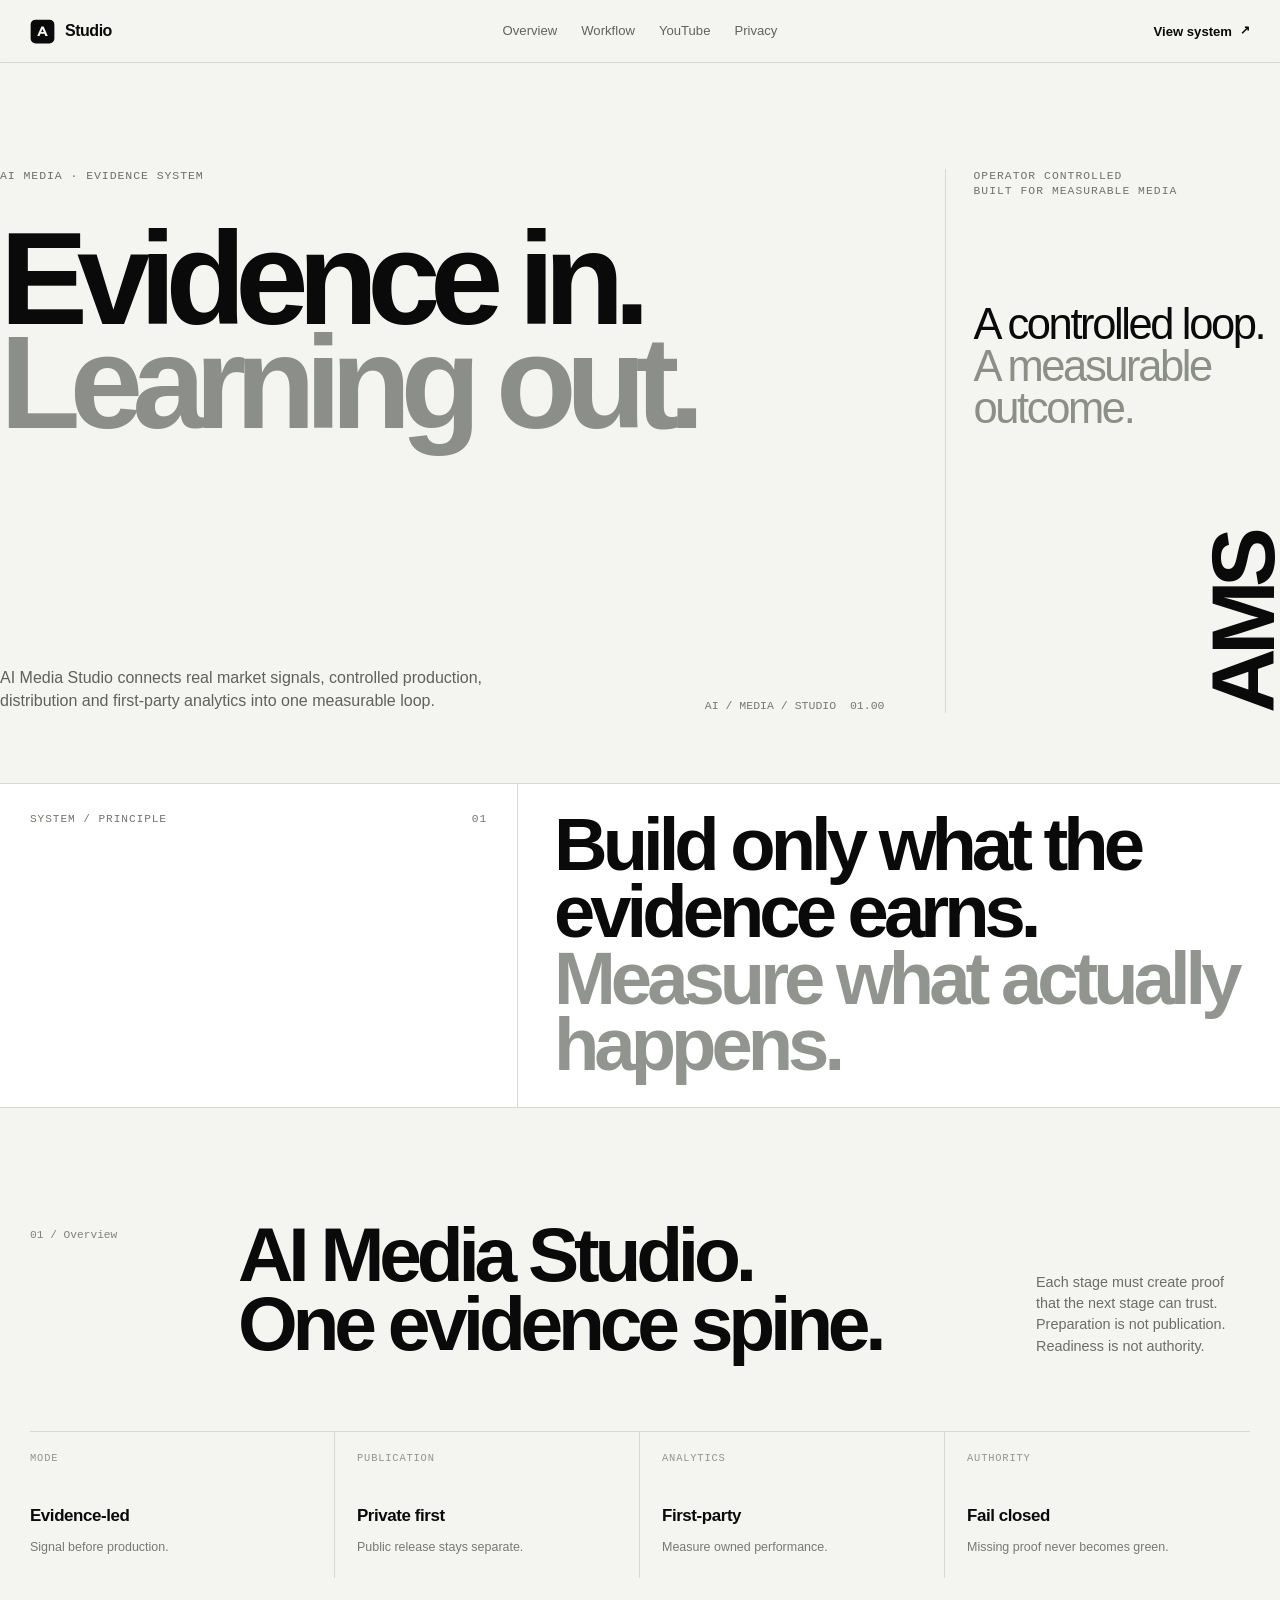
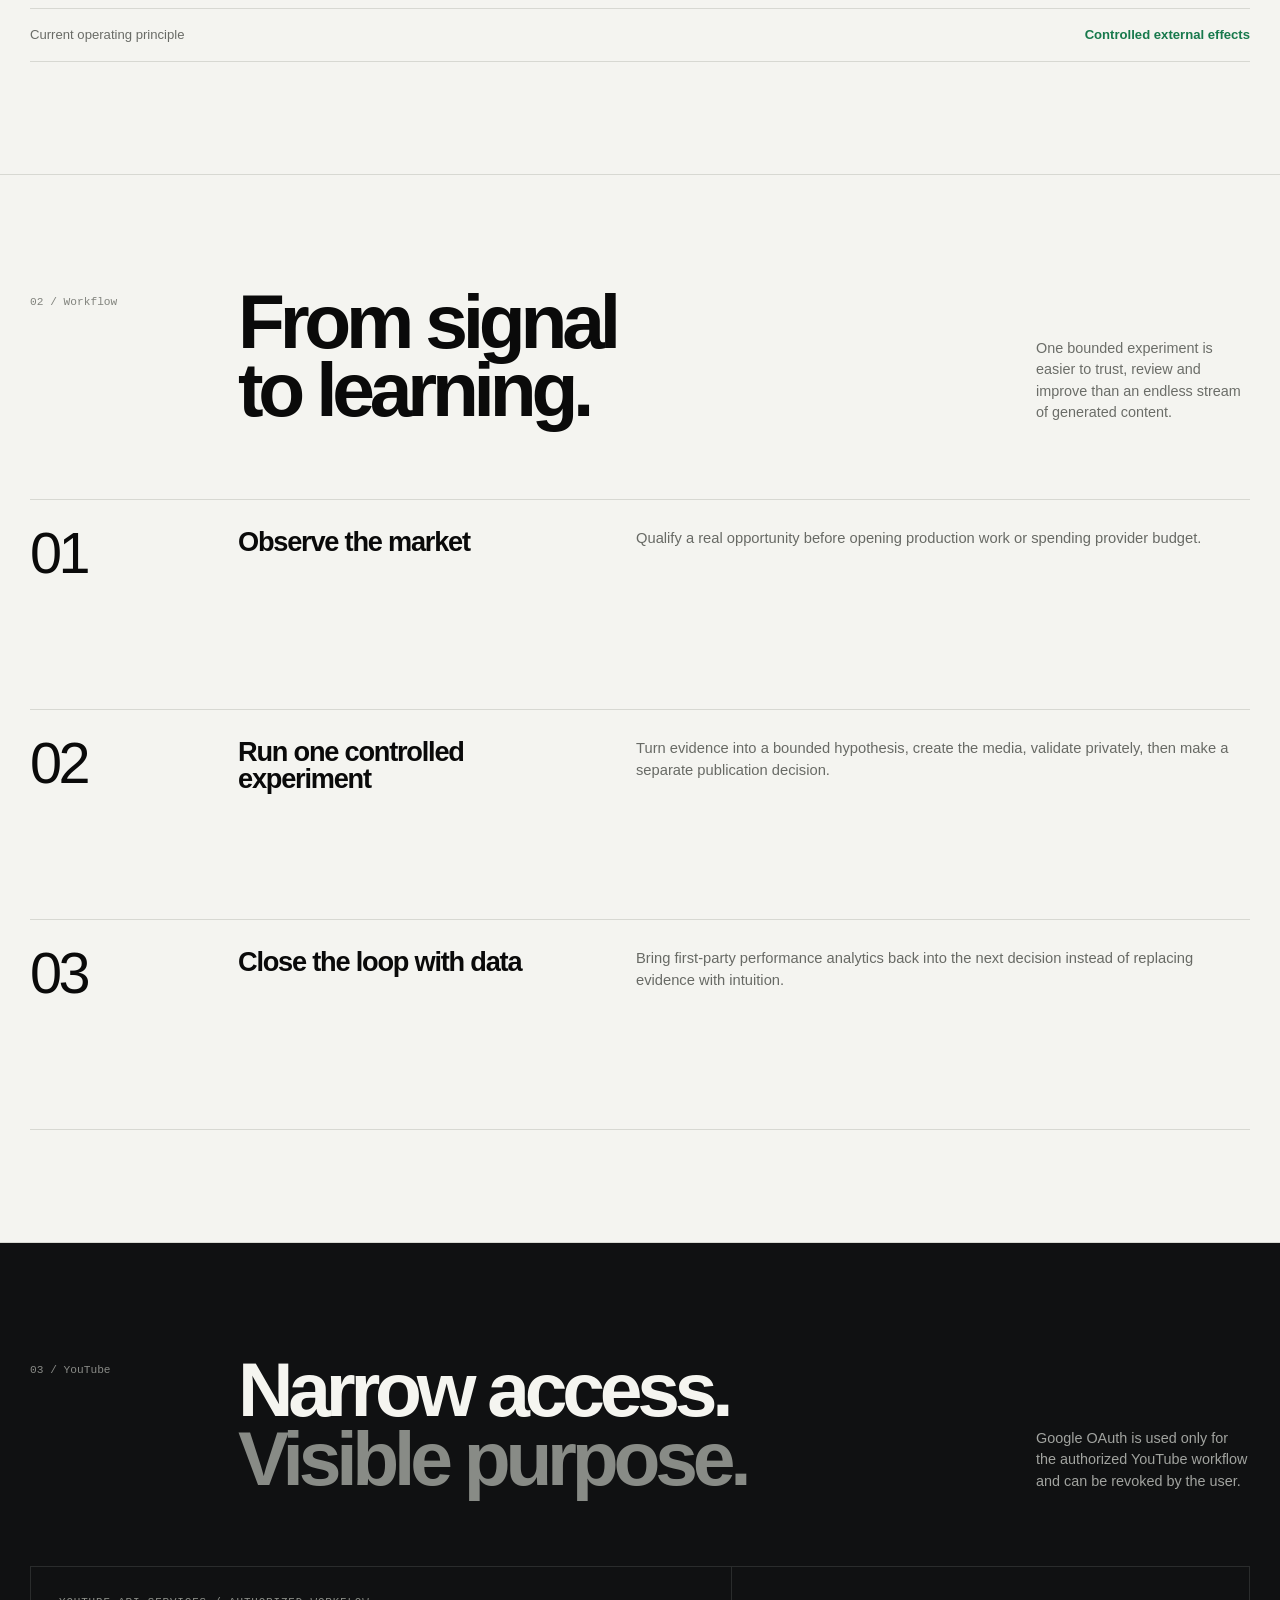
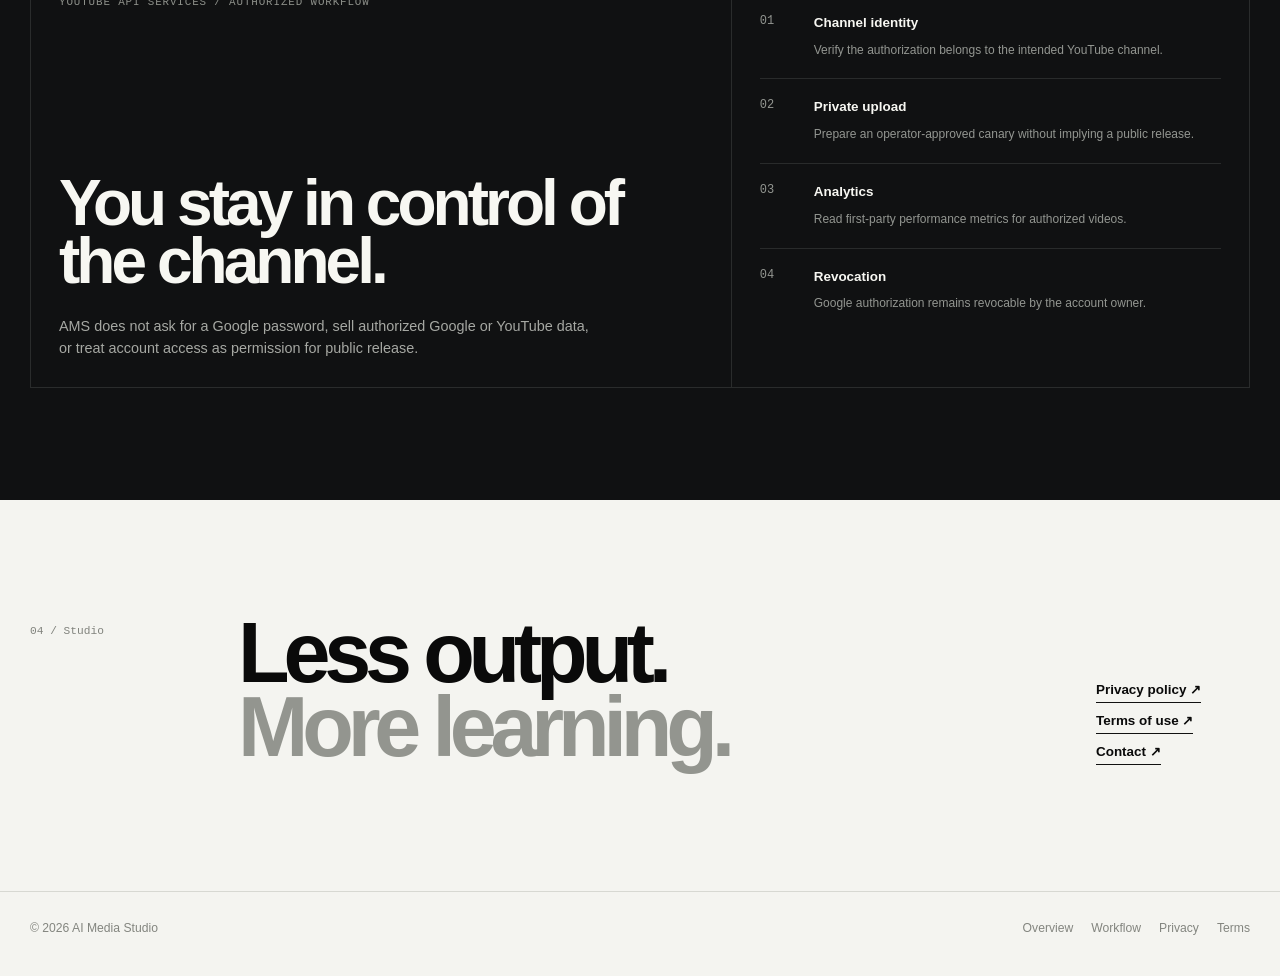
<file: index.html>
<!doctype html>
<html lang="en">
<head>
<meta charset="utf-8">
<meta name="viewport" content="width=device-width,initial-scale=1">
<meta name="theme-color" content="#f4f4f0">
<title>AI Media Studio — Evidence to learning</title>
<meta name="description" content="AI Media Studio connects market evidence, controlled production, distribution and first-party analytics into one measurable media loop.">
<link rel="icon" href="/assets/mark.svg" type="image/svg+xml">
<link rel="stylesheet" href="/styles.css">
</head>
<body>

<header class="header">
  <div class="wrap nav">
    <a class="brand" href="/"><img src="/assets/mark.svg" alt=""><span>Studio</span></a>
    <nav class="nav-links" aria-label="Primary">
      <a href="#overview">Overview</a>
      <a href="#workflow">Workflow</a>
      <a href="#youtube">YouTube</a>
      <a href="/privacy/">Privacy</a>
    </nav>
    <div class="nav-end">
      <a class="release-link" href="#overview">View system <span class="arrow">↗</span></a>
    </div>
  </div>
</header>

<main>
  <section class="hero">
    <div class="wrap hero-grid">
      <div class="hero-main">
        <div>
          <div class="hero-kicker">AI media · evidence system</div>
          <h1>Evidence in.<span>Learning out.</span></h1>
        </div>

        <div class="hero-bottom">
          <p>
            AI Media Studio connects real market signals, controlled production,
            distribution and first-party analytics into one measurable loop.
          </p>
          <div class="index-mark">AI / MEDIA / STUDIO&nbsp;&nbsp;01.00</div>
        </div>
      </div>

      <aside class="hero-side">
        <div class="hero-side-top">Operator controlled<br>Built for measurable media</div>
        <div class="hero-side-statement">
          A controlled loop.
          <span>A measurable outcome.</span>
        </div>
        <div class="hero-side-label">AMS</div>
      </aside>
    </div>
  </section>

  <section class="band">
    <div class="wrap band-grid">
      <div class="band-label">
        <span>System / principle</span>
        <span>01</span>
      </div>
      <div class="band-copy">
        <h2>Build only what the evidence earns.<span>Measure what actually happens.</span></h2>
      </div>
    </div>
  </section>

  <section class="section" id="overview">
    <div class="wrap">
      <div class="section-head">
        <div class="section-no">01 / Overview</div>
        <h2 class="section-title">AI Media Studio.<br>One evidence spine.</h2>
        <div class="section-side">
          <p>
            Each stage must create proof that the next stage can trust.
            Preparation is not publication. Readiness is not authority.
          </p>
        </div>
      </div>

      <div class="specs">
        <div class="spec"><small>Mode</small><strong>Evidence-led</strong><span>Signal before production.</span></div>
        <div class="spec"><small>Publication</small><strong>Private first</strong><span>Public release stays separate.</span></div>
        <div class="spec"><small>Analytics</small><strong>First-party</strong><span>Measure owned performance.</span></div>
        <div class="spec"><small>Authority</small><strong>Fail closed</strong><span>Missing proof never becomes green.</span></div>
      </div>

      <div class="state-strip">
        <span>Current operating principle</span>
        <b>Controlled external effects</b>
      </div>
    </div>
  </section>

  <section class="section" id="workflow">
    <div class="wrap">
      <div class="section-head">
        <div class="section-no">02 / Workflow</div>
        <h2 class="section-title">From signal<br>to learning.</h2>
        <div class="section-side">
          <p>One bounded experiment is easier to trust, review and improve than an endless stream of generated content.</p>
        </div>
      </div>

      <div class="process">
        <div class="process-row">
          <div class="process-num">01</div>
          <h3 class="process-title">Observe the market</h3>
          <div class="process-copy"><p>Qualify a real opportunity before opening production work or spending provider budget.</p></div>
        </div>
        <div class="process-row">
          <div class="process-num">02</div>
          <h3 class="process-title">Run one controlled experiment</h3>
          <div class="process-copy"><p>Turn evidence into a bounded hypothesis, create the media, validate privately, then make a separate publication decision.</p></div>
        </div>
        <div class="process-row">
          <div class="process-num">03</div>
          <h3 class="process-title">Close the loop with data</h3>
          <div class="process-copy"><p>Bring first-party performance analytics back into the next decision instead of replacing evidence with intuition.</p></div>
        </div>
      </div>
    </div>
  </section>

  <section class="oauth-zone" id="youtube">
    <div class="wrap">
      <div class="section-head">
        <div class="section-no">03 / YouTube</div>
        <h2 class="section-title">Narrow access.<br><span>Visible purpose.</span></h2>
        <div class="section-side">
          <p>Google OAuth is used only for the authorized YouTube workflow and can be revoked by the user.</p>
        </div>
      </div>

      <div class="oauth-grid">
        <div class="oauth-copy">
          <div class="mono">YouTube API Services / authorized workflow</div>
          <div>
            <h3>You stay in control of the channel.</h3>
            <p>
              AMS does not ask for a Google password, sell authorized Google or YouTube data,
              or treat account access as permission for public release.
            </p>
          </div>
        </div>

        <div class="oauth-list">
          <div class="scope"><span class="scope-index">01</span><div><strong>Channel identity</strong><span>Verify the authorization belongs to the intended YouTube channel.</span></div></div>
          <div class="scope"><span class="scope-index">02</span><div><strong>Private upload</strong><span>Prepare an operator-approved canary without implying a public release.</span></div></div>
          <div class="scope"><span class="scope-index">03</span><div><strong>Analytics</strong><span>Read first-party performance metrics for authorized videos.</span></div></div>
          <div class="scope"><span class="scope-index">04</span><div><strong>Revocation</strong><span>Google authorization remains revocable by the account owner.</span></div></div>
        </div>
      </div>
    </div>
  </section>

  <section class="closing">
    <div class="wrap closing-grid">
      <div class="section-no">04 / Studio</div>
      <h2>Less output.<span>More learning.</span></h2>
      <div class="closing-actions">
        <a href="/privacy/">Privacy policy ↗</a>
        <a href="/terms/">Terms of use ↗</a>
        <a href="mailto:lucas3001bondi@gmail.com">Contact ↗</a>
      </div>
    </div>
  </section>
</main>

<footer class="footer">
  <div class="wrap footer-grid">
    <span>© 2026 AI Media Studio</span>
    <div class="footer-links">
      <a href="#overview">Overview</a>
      <a href="#workflow">Workflow</a>
      <a href="/privacy/">Privacy</a>
      <a href="/terms/">Terms</a>
    </div>
  </div>
</footer>
</body>
</html>
</file>
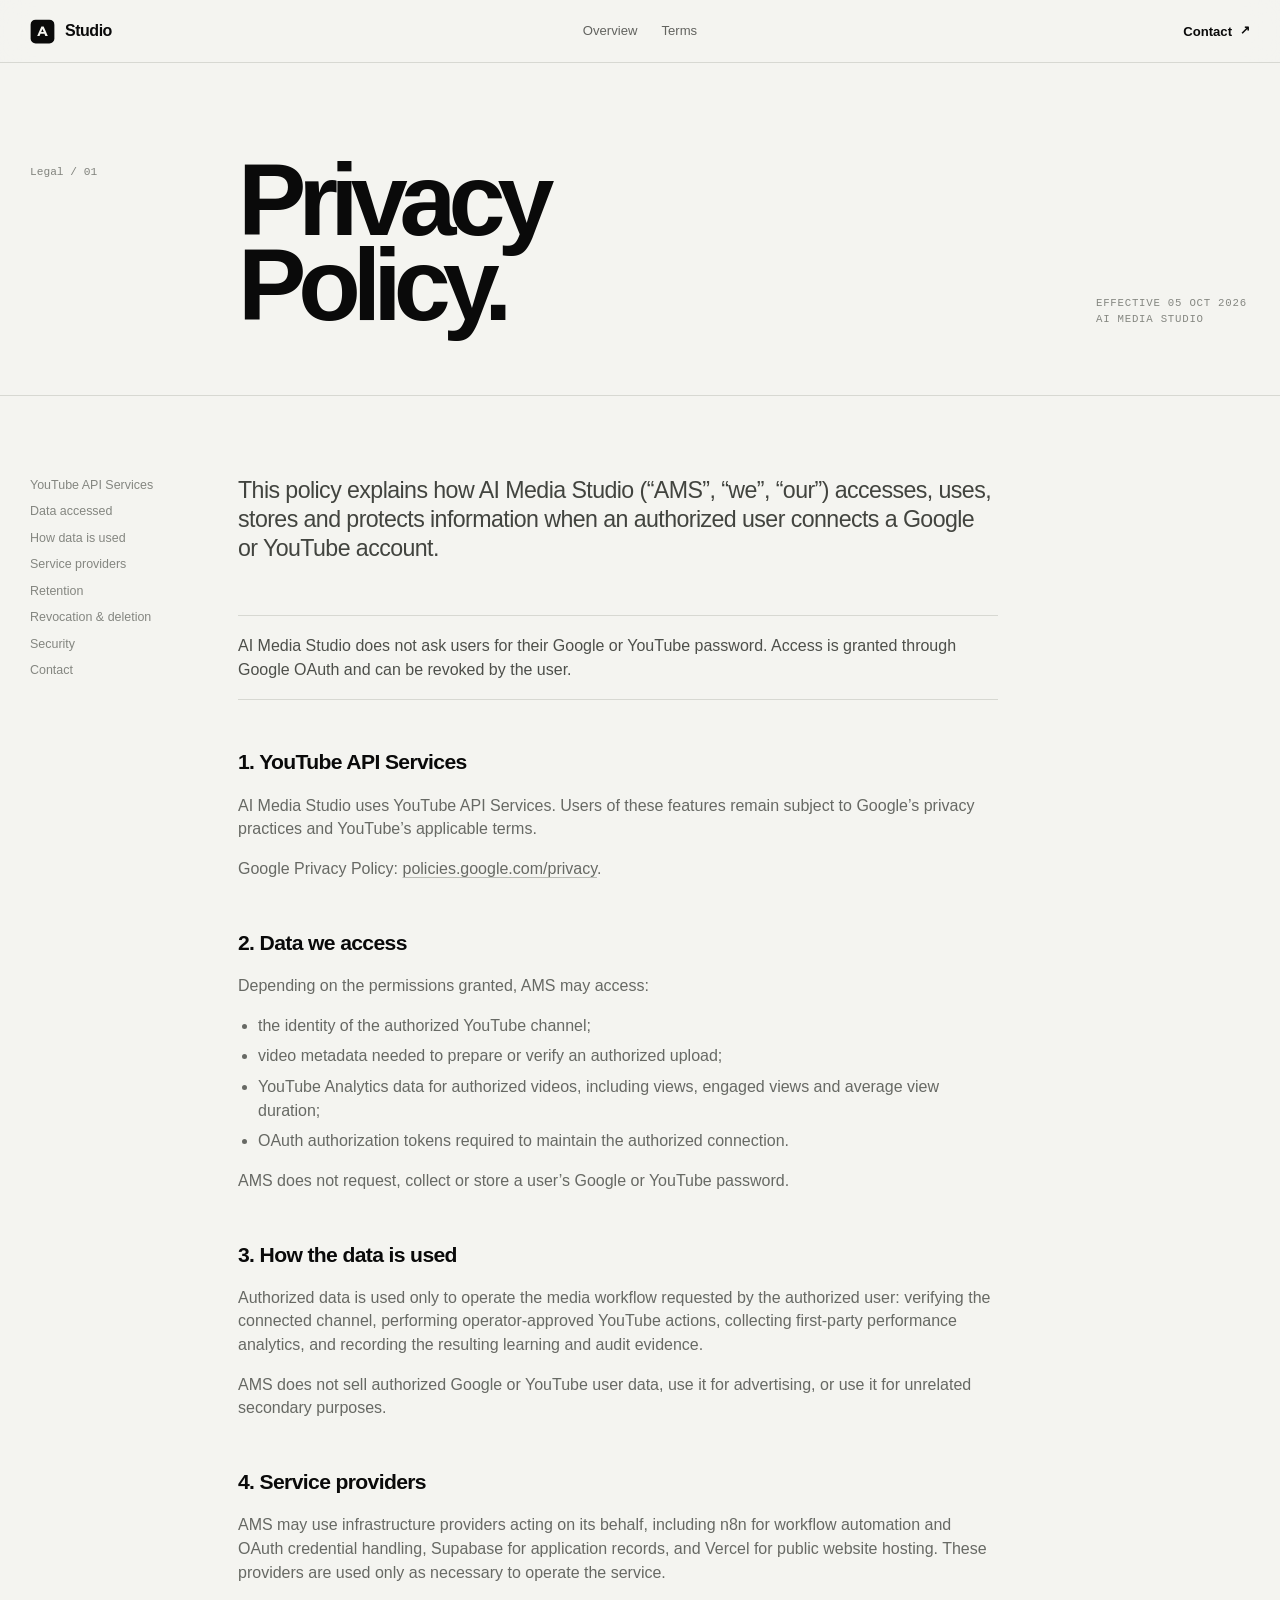
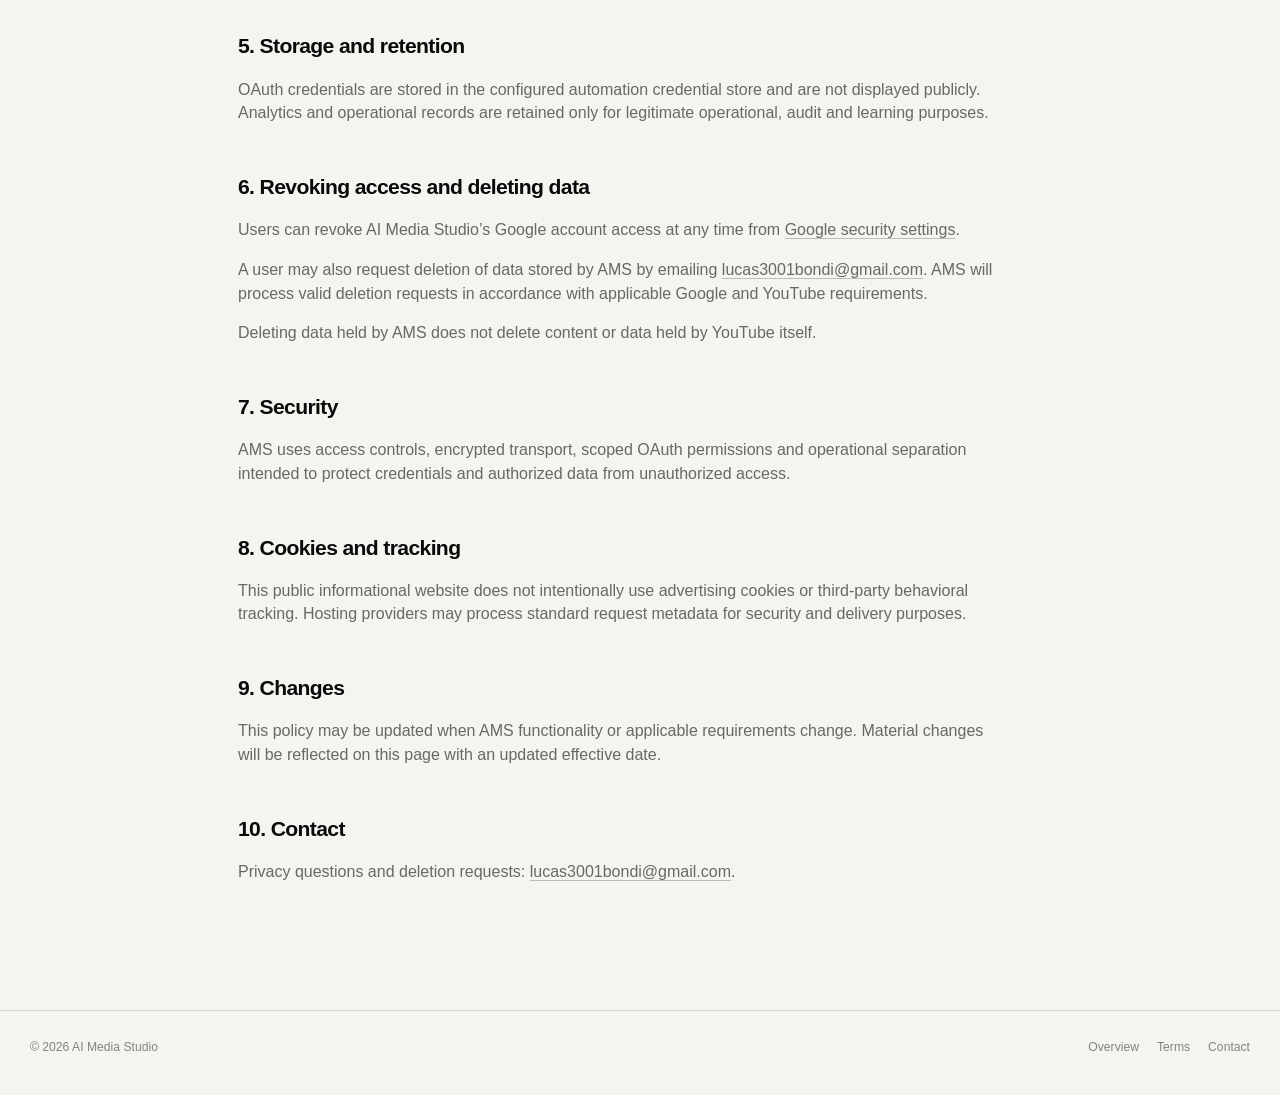
<file: privacy/index.html>
<!doctype html>
<html lang="en">
<head>
<meta charset="utf-8"><meta name="viewport" content="width=device-width,initial-scale=1">
<meta name="theme-color" content="#f4f4f0">
<title>Privacy Policy — AI Media Studio</title>
<meta name="description" content="Privacy Policy for AI Media Studio and its use of YouTube API Services.">
<link rel="icon" href="/assets/mark.svg" type="image/svg+xml">
<link rel="stylesheet" href="/styles.css">
</head>
<body>
<header class="header"><div class="wrap nav"><a class="brand" href="/"><img src="/assets/mark.svg" alt=""><span>Studio</span></a><nav class="nav-links"><a href="/">Overview</a><a href="/terms/">Terms</a></nav><div class="nav-end"><a class="release-link" href="mailto:lucas3001bondi@gmail.com">Contact <span class="arrow">↗</span></a></div></div></header>

<main class="legal">
  <section class="legal-hero">
    <div class="wrap legal-grid">
      <div class="section-no">Legal / 01</div>
      <h1>Privacy<br>Policy.</h1>
      <div class="legal-meta">Effective 05 Oct 2026<br>AI Media Studio</div>
    </div>
  </section>

  <section class="wrap legal-body">
    <nav class="legal-nav" aria-label="Privacy sections">
      <a href="#youtube">YouTube API Services</a><a href="#data">Data accessed</a><a href="#use">How data is used</a>
      <a href="#providers">Service providers</a><a href="#retention">Retention</a><a href="#revocation">Revocation & deletion</a>
      <a href="#security">Security</a><a href="#contact">Contact</a>
    </nav>

    <article>
      <p class="lead">This policy explains how AI Media Studio (“AMS”, “we”, “our”) accesses, uses, stores and protects information when an authorized user connects a Google or YouTube account.</p>
      <div class="legal-callout">AI Media Studio does not ask users for their Google or YouTube password. Access is granted through Google OAuth and can be revoked by the user.</div>

      <h2 id="youtube">1. YouTube API Services</h2>
      <p>AI Media Studio uses YouTube API Services. Users of these features remain subject to Google’s privacy practices and YouTube’s applicable terms.</p>
      <p>Google Privacy Policy: <a href="https://policies.google.com/privacy" rel="noopener noreferrer">policies.google.com/privacy</a>.</p>

      <h2 id="data">2. Data we access</h2>
      <p>Depending on the permissions granted, AMS may access:</p>
      <ul><li>the identity of the authorized YouTube channel;</li><li>video metadata needed to prepare or verify an authorized upload;</li><li>YouTube Analytics data for authorized videos, including views, engaged views and average view duration;</li><li>OAuth authorization tokens required to maintain the authorized connection.</li></ul>
      <p>AMS does not request, collect or store a user’s Google or YouTube password.</p>

      <h2 id="use">3. How the data is used</h2>
      <p>Authorized data is used only to operate the media workflow requested by the authorized user: verifying the connected channel, performing operator-approved YouTube actions, collecting first-party performance analytics, and recording the resulting learning and audit evidence.</p>
      <p>AMS does not sell authorized Google or YouTube user data, use it for advertising, or use it for unrelated secondary purposes.</p>

      <h2 id="providers">4. Service providers</h2>
      <p>AMS may use infrastructure providers acting on its behalf, including n8n for workflow automation and OAuth credential handling, Supabase for application records, and Vercel for public website hosting. These providers are used only as necessary to operate the service.</p>

      <h2 id="retention">5. Storage and retention</h2>
      <p>OAuth credentials are stored in the configured automation credential store and are not displayed publicly. Analytics and operational records are retained only for legitimate operational, audit and learning purposes.</p>

      <h2 id="revocation">6. Revoking access and deleting data</h2>
      <p>Users can revoke AI Media Studio’s Google account access at any time from <a href="https://security.google.com/settings/security/permissions" rel="noopener noreferrer">Google security settings</a>.</p>
      <p>A user may also request deletion of data stored by AMS by emailing <a href="mailto:lucas3001bondi@gmail.com">lucas3001bondi@gmail.com</a>. AMS will process valid deletion requests in accordance with applicable Google and YouTube requirements.</p>
      <p>Deleting data held by AMS does not delete content or data held by YouTube itself.</p>

      <h2 id="security">7. Security</h2>
      <p>AMS uses access controls, encrypted transport, scoped OAuth permissions and operational separation intended to protect credentials and authorized data from unauthorized access.</p>

      <h2>8. Cookies and tracking</h2>
      <p>This public informational website does not intentionally use advertising cookies or third-party behavioral tracking. Hosting providers may process standard request metadata for security and delivery purposes.</p>

      <h2>9. Changes</h2>
      <p>This policy may be updated when AMS functionality or applicable requirements change. Material changes will be reflected on this page with an updated effective date.</p>

      <h2 id="contact">10. Contact</h2>
      <p>Privacy questions and deletion requests: <a href="mailto:lucas3001bondi@gmail.com">lucas3001bondi@gmail.com</a>.</p>
    </article>
  </section>
</main>

<footer class="footer"><div class="wrap footer-grid"><span>© 2026 AI Media Studio</span><div class="footer-links"><a href="/">Overview</a><a href="/terms/">Terms</a><a href="mailto:lucas3001bondi@gmail.com">Contact</a></div></div></footer>
</body>
</html>
</file>
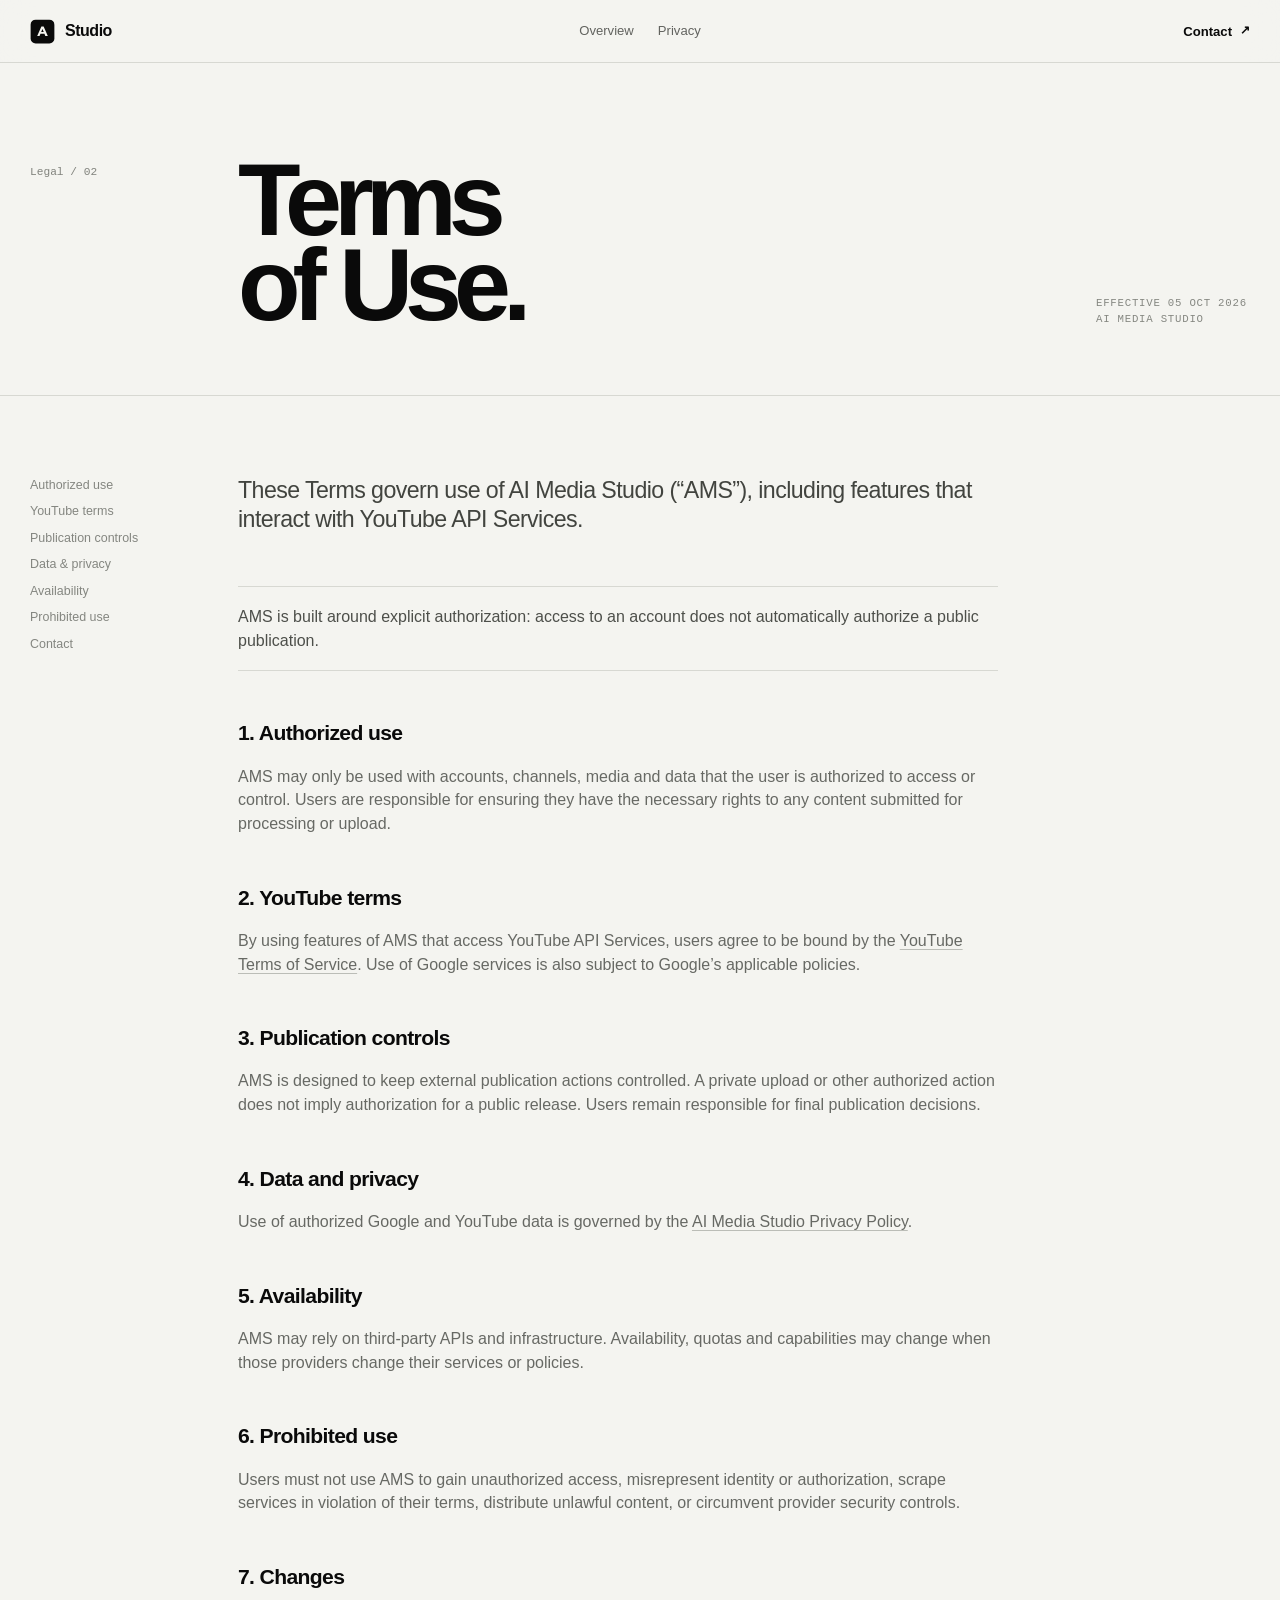
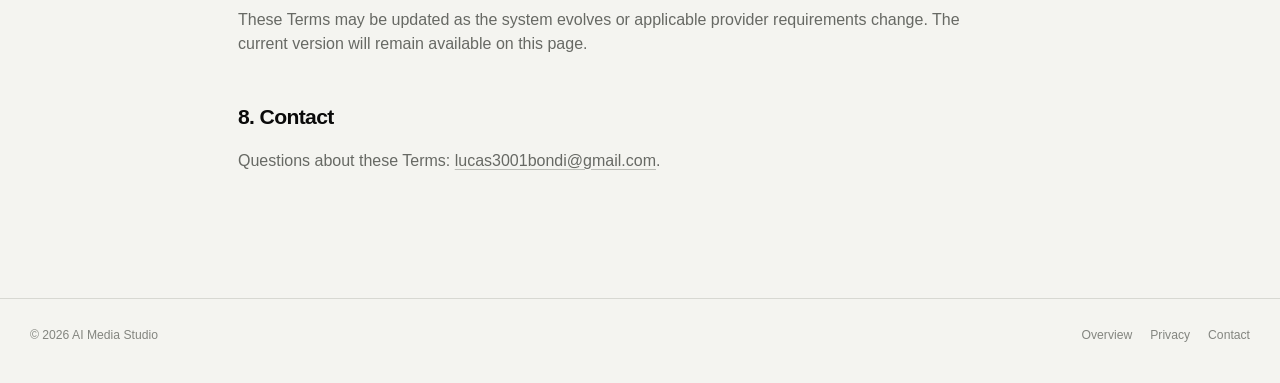
<file: terms/index.html>
<!doctype html>
<html lang="en">
<head>
<meta charset="utf-8"><meta name="viewport" content="width=device-width,initial-scale=1">
<meta name="theme-color" content="#f4f4f0">
<title>Terms of Use — AI Media Studio</title>
<meta name="description" content="Terms of Use for AI Media Studio.">
<link rel="icon" href="/assets/mark.svg" type="image/svg+xml">
<link rel="stylesheet" href="/styles.css">
</head>
<body>
<header class="header"><div class="wrap nav"><a class="brand" href="/"><img src="/assets/mark.svg" alt=""><span>Studio</span></a><nav class="nav-links"><a href="/">Overview</a><a href="/privacy/">Privacy</a></nav><div class="nav-end"><a class="release-link" href="mailto:lucas3001bondi@gmail.com">Contact <span class="arrow">↗</span></a></div></div></header>

<main class="legal">
  <section class="legal-hero">
    <div class="wrap legal-grid">
      <div class="section-no">Legal / 02</div>
      <h1>Terms<br>of Use.</h1>
      <div class="legal-meta">Effective 05 Oct 2026<br>AI Media Studio</div>
    </div>
  </section>

  <section class="wrap legal-body">
    <nav class="legal-nav" aria-label="Terms sections">
      <a href="#authorized">Authorized use</a><a href="#youtube">YouTube terms</a><a href="#publication">Publication controls</a>
      <a href="#privacy">Data & privacy</a><a href="#availability">Availability</a><a href="#prohibited">Prohibited use</a><a href="#contact">Contact</a>
    </nav>

    <article>
      <p class="lead">These Terms govern use of AI Media Studio (“AMS”), including features that interact with YouTube API Services.</p>
      <div class="legal-callout">AMS is built around explicit authorization: access to an account does not automatically authorize a public publication.</div>

      <h2 id="authorized">1. Authorized use</h2>
      <p>AMS may only be used with accounts, channels, media and data that the user is authorized to access or control. Users are responsible for ensuring they have the necessary rights to any content submitted for processing or upload.</p>

      <h2 id="youtube">2. YouTube terms</h2>
      <p>By using features of AMS that access YouTube API Services, users agree to be bound by the <a href="https://www.youtube.com/t/terms" rel="noopener noreferrer">YouTube Terms of Service</a>. Use of Google services is also subject to Google’s applicable policies.</p>

      <h2 id="publication">3. Publication controls</h2>
      <p>AMS is designed to keep external publication actions controlled. A private upload or other authorized action does not imply authorization for a public release. Users remain responsible for final publication decisions.</p>

      <h2 id="privacy">4. Data and privacy</h2>
      <p>Use of authorized Google and YouTube data is governed by the <a href="/privacy/">AI Media Studio Privacy Policy</a>.</p>

      <h2 id="availability">5. Availability</h2>
      <p>AMS may rely on third-party APIs and infrastructure. Availability, quotas and capabilities may change when those providers change their services or policies.</p>

      <h2 id="prohibited">6. Prohibited use</h2>
      <p>Users must not use AMS to gain unauthorized access, misrepresent identity or authorization, scrape services in violation of their terms, distribute unlawful content, or circumvent provider security controls.</p>

      <h2>7. Changes</h2>
      <p>These Terms may be updated as the system evolves or applicable provider requirements change. The current version will remain available on this page.</p>

      <h2 id="contact">8. Contact</h2>
      <p>Questions about these Terms: <a href="mailto:lucas3001bondi@gmail.com">lucas3001bondi@gmail.com</a>.</p>
    </article>
  </section>
</main>

<footer class="footer"><div class="wrap footer-grid"><span>© 2026 AI Media Studio</span><div class="footer-links"><a href="/">Overview</a><a href="/privacy/">Privacy</a><a href="mailto:lucas3001bondi@gmail.com">Contact</a></div></div></footer>
</body>
</html>
</file>
<file: styles.css>
:root{
  --paper:#f4f4f0;
  --paper-2:#ecece6;
  --white:#ffffff;
  --ink:#0a0a0a;
  --muted:#666762;
  --soft:#979993;
  --line:#d7d8d2;
  --accent:#3458ff;
  --accent-soft:#e9edff;
  --green:#17794c;
  --max:1220px;
  --display:"Segoe UI Variable Display","Arial Nova","Helvetica Neue",Arial,sans-serif;
  --text:"Segoe UI Variable Text","Arial Nova","Helvetica Neue",Arial,sans-serif;
  --mono:"Cascadia Mono","SFMono-Regular","Roboto Mono",Consolas,monospace;
}
*{box-sizing:border-box}
html{scroll-behavior:smooth}
body{margin:0;background:var(--paper);color:var(--ink);font-family:var(--text);font-size:16px;line-height:1.48;-webkit-font-smoothing:antialiased;text-rendering:optimizeLegibility}
a{color:inherit;text-decoration:none} img,svg{display:block;max-width:100%} ::selection{background:#dce3ff;color:#0b1020}
.wrap{width:min(calc(100% - 42px),var(--max));margin-inline:auto}
.header{position:sticky;top:0;z-index:20;background:rgba(244,244,240,.92);backdrop-filter:blur(15px);border-bottom:1px solid var(--line)}
.nav{height:62px;display:grid;grid-template-columns:1fr auto 1fr;align-items:center;gap:24px}
.brand{display:flex;align-items:center;gap:10px;font-family:var(--display);font-weight:700;letter-spacing:-.03em}
.brand img{width:25px;height:25px}
.nav-links{display:flex;gap:24px;font-size:.82rem;color:#62635f}.nav-links a:hover{color:#000}.nav-end{justify-self:end}
.release-link{display:inline-flex;align-items:center;gap:8px;font-size:.82rem;font-weight:650}.release-link .arrow{font-family:var(--mono);font-size:.75rem}
.hero{min-height:720px;padding:106px 0 70px;display:flex;align-items:stretch}
.hero-grid{display:grid;grid-template-columns:minmax(0,1.45fr) minmax(280px,.55fr);gap:60px;width:100%}
.hero-main{display:flex;flex-direction:column;justify-content:space-between}
.hero-kicker{font:500 .72rem/1.2 var(--mono);letter-spacing:.08em;text-transform:uppercase;color:#6e706a}
.hero h1{font-family:var(--display);font-size:clamp(5.1rem,10.3vw,10.1rem);line-height:.79;letter-spacing:-.082em;font-weight:720;margin:44px 0 0;max-width:930px}
.hero h1 span{display:block;color:#8c8e89}
.hero-bottom{display:flex;justify-content:space-between;gap:30px;align-items:flex-end;margin-top:80px}
.hero-bottom p{max-width:560px;margin:0;color:#5f615d;font-size:1rem}
.index-mark{font:500 .72rem/1.2 var(--mono);color:#777974;white-space:nowrap}
.hero-side{border-left:1px solid var(--line);padding-left:28px;display:flex;flex-direction:column;justify-content:space-between}
.hero-side-top{font:500 .71rem/1.35 var(--mono);text-transform:uppercase;letter-spacing:.09em;color:#70726d}
.hero-side-statement{font-family:var(--display);font-size:clamp(2rem,3.4vw,3.45rem);line-height:.96;letter-spacing:-.055em;max-width:350px}
.hero-side-statement span{display:block;color:#8c8e88}
.hero-side-label{font-family:var(--display);font-size:clamp(4.3rem,7vw,7rem);line-height:.8;letter-spacing:-.075em;font-weight:720;text-transform:uppercase;writing-mode:vertical-rl;transform:rotate(180deg);align-self:flex-end}
.band{border-top:1px solid var(--line);border-bottom:1px solid var(--line);background:var(--white)}
.band-grid{min-height:240px;display:grid;grid-template-columns:1fr 1.5fr}
.band-label{padding:28px 30px 28px 0;border-right:1px solid var(--line);font:500 .7rem/1.4 var(--mono);letter-spacing:.08em;text-transform:uppercase;color:#73756f;display:flex;justify-content:space-between;gap:20px}
.band-copy{padding:28px 0 28px 36px;display:flex;align-items:flex-end}
.band-copy h2{font-family:var(--display);margin:0;font-size:clamp(3rem,5.8vw,5.8rem);line-height:.9;letter-spacing:-.067em;font-weight:680;max-width:850px}
.band-copy h2 span{display:block;color:#92948f}
.section{padding:112px 0;border-bottom:1px solid var(--line)}
.section-head{display:grid;grid-template-columns:170px minmax(0,760px) 1fr;gap:38px;align-items:start}
.section-no{font:500 .7rem/1.3 var(--mono);color:#81837d;padding-top:8px}
.section-title{font-family:var(--display);margin:0;font-size:clamp(3rem,6vw,6rem);line-height:.89;letter-spacing:-.068em;font-weight:690}
.section-side{align-self:end;font-size:.9rem;color:#6b6d68;max-width:280px}.section-side p{margin:0}
.specs{margin-top:74px;display:grid;grid-template-columns:repeat(4,1fr);border-top:1px solid var(--line)}
.spec{min-height:146px;padding:20px 22px 20px 0;border-right:1px solid var(--line)}.spec + .spec{padding-left:22px}.spec:last-child{border-right:0}
.spec small{display:block;font:500 .65rem/1.3 var(--mono);text-transform:uppercase;letter-spacing:.08em;color:#92948e;margin-bottom:38px}
.spec strong{display:block;font-family:var(--display);font-size:1.06rem;letter-spacing:-.025em;margin-bottom:6px}.spec span{font-size:.78rem;color:#777974}
.state-strip{margin-top:30px;padding:16px 0;border-top:1px solid var(--line);border-bottom:1px solid var(--line);display:flex;justify-content:space-between;gap:24px;color:#696b66;font-size:.82rem}
.state-strip b{color:var(--green);font-weight:650}.text-link{display:inline-flex;align-items:center;gap:8px;font-weight:650;color:#111}
.process{margin-top:76px;border-top:1px solid var(--line)}
.process-row{min-height:210px;display:grid;grid-template-columns:170px minmax(0,360px) 1fr;gap:38px;padding:28px 0;border-bottom:1px solid var(--line)}
.process-num{font-family:var(--display);font-size:3.6rem;line-height:.9;letter-spacing:-.06em}
.process-title{font-family:var(--display);font-size:1.7rem;line-height:1;letter-spacing:-.045em;margin:0}
.process-copy{max-width:600px;color:#686a65;font-size:.92rem}.process-copy p{margin:0}
.oauth-zone{background:#101112;color:#f7f7f2;padding:112px 0}
.oauth-zone .section-no{color:#888a86}.oauth-zone .section-side{color:#a1a39f}.oauth-zone .section-title{color:#f5f5f0}.oauth-zone .section-title span{color:#888b86}
.oauth-grid{margin-top:74px;display:grid;grid-template-columns:1.15fr .85fr;gap:1px;background:#2a2c2c;border:1px solid #2a2c2c}
.oauth-copy,.oauth-list{background:#101112;padding:28px}
.oauth-copy{min-height:420px;display:flex;flex-direction:column;justify-content:space-between}
.oauth-copy .mono{font:500 .68rem/1.4 var(--mono);letter-spacing:.08em;text-transform:uppercase;color:#8d908a}
.oauth-copy h3{font-family:var(--display);font-size:clamp(2.7rem,5vw,5rem);line-height:.9;letter-spacing:-.062em;margin:0;max-width:580px}
.oauth-copy p{max-width:540px;color:#a6a8a3;font-size:.9rem;margin:26px 0 0}
.scope{display:grid;grid-template-columns:42px 1fr;gap:12px;padding:18px 0;border-top:1px solid #292b2b}.scope:first-child{border-top:0}
.scope-index{font:500 .68rem/1.4 var(--mono);color:#7f827c}.scope strong{display:block;font-size:.84rem;margin-bottom:4px}.scope span{font-size:.75rem;color:#939691}
.closing{padding:116px 0 126px}
.closing-grid{display:grid;grid-template-columns:170px minmax(0,820px) 1fr;gap:38px}
.closing h2{font-family:var(--display);margin:0;font-size:clamp(3.2rem,6.6vw,6.7rem);line-height:.88;letter-spacing:-.073em;font-weight:690}
.closing h2 span{display:block;color:#93958f}
.closing-actions{display:flex;flex-direction:column;align-items:flex-start;justify-content:flex-end;gap:8px}
.closing-actions a{font-size:.84rem;font-weight:650;border-bottom:1px solid #111;padding-bottom:2px}
.footer{border-top:1px solid var(--line);padding:28px 0 38px}
.footer-grid{display:grid;grid-template-columns:1fr auto;gap:30px;color:#83857f;font-size:.76rem}
.footer-links{display:flex;gap:18px}.footer a:hover{color:#000}
.legal-hero{padding:94px 0 68px;border-bottom:1px solid var(--line)}
.legal-grid{display:grid;grid-template-columns:170px minmax(0,820px) 1fr;gap:38px}
.legal-hero h1{font-family:var(--display);margin:0;font-size:clamp(4rem,8vw,8rem);line-height:.83;letter-spacing:-.078em;font-weight:700}
.legal-meta{align-self:end;font:500 .67rem/1.5 var(--mono);text-transform:uppercase;letter-spacing:.07em;color:#858781}
.legal-body{padding:80px 0 110px;display:grid;grid-template-columns:170px minmax(0,760px) 1fr;gap:38px}
.legal-nav{display:grid;gap:8px;position:sticky;top:90px;align-self:start}
.legal-nav a{font-size:.78rem;color:#848680}.legal-nav a:hover{color:#000}
.legal article .lead{font-family:var(--display);font-size:1.45rem;line-height:1.25;letter-spacing:-.025em;color:#42443f;margin:0 0 52px}
.legal article h2{font-family:var(--display);font-size:1.32rem;letter-spacing:-.03em;margin:46px 0 12px}
.legal article p,.legal article li{color:#676964}.legal article ul{padding-left:20px}.legal article li{margin:7px 0}
.legal article a{text-decoration:underline;text-decoration-color:#bbbdb7;text-underline-offset:3px}
.legal-callout{border-top:1px solid var(--line);border-bottom:1px solid var(--line);padding:18px 0;margin:34px 0;color:#4d4f4a}
:focus-visible{outline:2px solid var(--accent);outline-offset:4px}
@media(max-width:980px){
  .hero-grid,.band-grid,.section-head,.closing-grid,.legal-grid,.legal-body{grid-template-columns:1fr}
  .hero-side{border-left:0;border-top:1px solid var(--line);padding:28px 0 0}
  .hero-side-label{writing-mode:horizontal-tb;transform:none;align-self:flex-start;margin-top:70px}
  .band-label{border-right:0;border-bottom:1px solid var(--line);padding-right:0}
  .band-copy{padding-left:0;padding-top:40px}
  .section-side{max-width:620px;margin-top:8px}
  .specs{grid-template-columns:repeat(2,1fr)}
  .spec:nth-child(2){border-right:0}.spec:nth-child(-n+2){border-bottom:1px solid var(--line)}.spec:nth-child(3){padding-left:0}
  .process-row{grid-template-columns:90px 1fr}.process-copy{grid-column:2}
  .oauth-grid{grid-template-columns:1fr}
  .legal-nav{position:static;grid-template-columns:repeat(2,minmax(0,1fr));margin-bottom:20px}
}
@media(max-width:720px){
  .wrap{width:min(calc(100% - 28px),var(--max))}
  .nav{height:58px;grid-template-columns:1fr auto}.nav-links{display:none}
  .hero{min-height:auto;padding:74px 0 60px}.hero h1{font-size:clamp(4rem,20vw,6.2rem)}
  .hero-bottom{align-items:flex-start;flex-direction:column}.hero-side-statement{font-size:2.5rem}.hero-side-label{font-size:4.8rem}
  .band-grid{min-height:auto}.band-copy h2{font-size:3.5rem}
  .section{padding:78px 0}.section-title{font-size:3.6rem}
  .specs{grid-template-columns:1fr}.spec,.spec+.spec{padding:18px 0;border-right:0;border-bottom:1px solid var(--line)}
  .process-row{grid-template-columns:58px 1fr;gap:18px;min-height:auto}.process-num{font-size:2.7rem}
  .oauth-zone{padding:80px 0}.oauth-copy{min-height:360px}.closing{padding:84px 0 94px}
  .footer-grid{grid-template-columns:1fr}
}
@media(prefers-reduced-motion:reduce){html{scroll-behavior:auto}}
</file>
